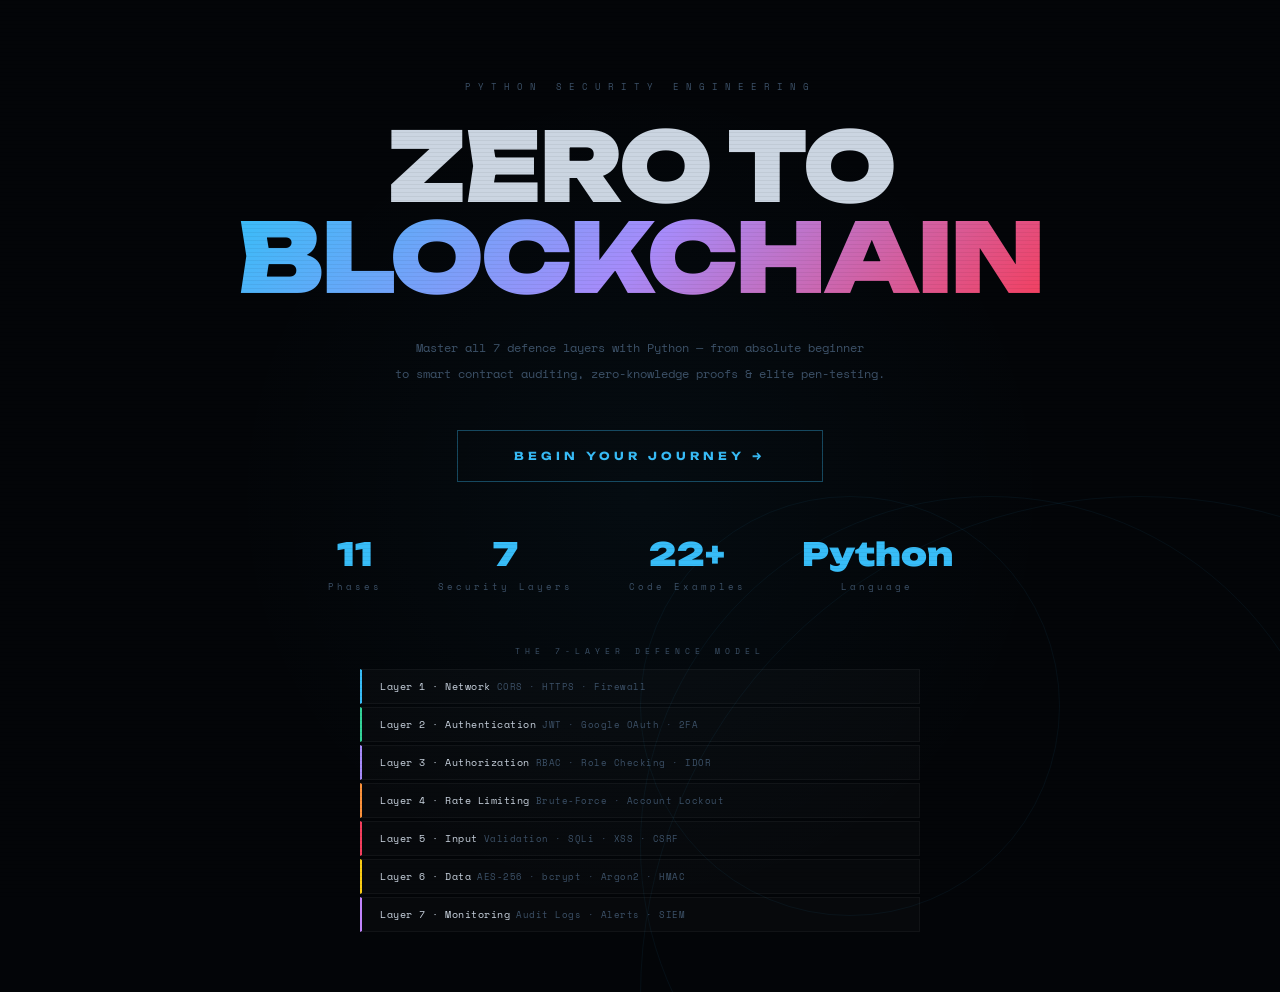
<file: index.html>
<!DOCTYPE html>
<html lang="en">
<head>
  <meta charset="UTF-8">
  <meta http-equiv="refresh" content="0; url=/security.html">
  <meta name="viewport" content="width=device-width, initial-scale=1.0">
  <title>Security Mastery</title>
  <script>
    window.location.replace("/security.html");
  </script>
</head>
<body>
  <p>Redirecting to <a href="/security.html">Security Mastery</a>...</p>
</body>
</html>
</file>
<file: security/styles.css>
/* ══════════════════════════════════════════════════════════
   SEC MASTERY — Full-Screen Desktop Layout
   ══════════════════════════════════════════════════════════ */
:root {
  --bg:        #030508;
  --surface:   #07090f;
  --card:      #0b0f1a;
  --card2:     #0f1520;
  --border:    #111827;
  --border2:   #1a2640;
  --text:      #cbd5e1;
  --text2:     #94a3b8;
  --muted:     #3d5269;
  --mono:      'Space Mono', monospace;
  --display:   'Unbounded', sans-serif;
  --sidebar-w: 300px;
  --topbar-h:  52px;
}

*, *::before, *::after { margin:0; padding:0; box-sizing:border-box; }
html { scroll-behavior:smooth; font-size:14px; }

body {
  background:var(--bg); color:var(--text);
  font-family:var(--mono); min-height:100vh;
  overflow-x:hidden;
}

/* Subtle scanline */
body::after {
  content:''; position:fixed; inset:0; pointer-events:none; z-index:9999;
  background:repeating-linear-gradient(0deg,transparent,transparent 3px,rgba(0,0,0,0.05) 3px,rgba(0,0,0,0.05) 4px);
}

/* ══ HERO ══════════════════════════════════════════════════ */
.hero {
  position:relative; min-height:100vh;
  display:flex; flex-direction:column;
  align-items:center; justify-content:center;
  text-align:center; padding:80px 32px 60px;
  overflow:hidden; z-index:1;
}

.hero-glow {
  position:absolute; width:900px; height:900px; border-radius:50%;
  background:radial-gradient(circle,rgba(56,189,248,0.04) 0%,transparent 65%);
  top:50%; left:50%; transform:translate(-50%,-50%);
  animation:pulse 5s ease-in-out infinite;
}
@keyframes pulse {
  0%,100%{transform:translate(-50%,-50%) scale(1);opacity:.5}
  50%    {transform:translate(-50%,-50%) scale(1.1);opacity:1}
}
.hero-ring {
  position:absolute; top:50%; left:50%; border-radius:50%;
  border:1px solid rgba(56,189,248,0.06);
  animation:rotate 25s linear infinite;
}
.hero-ring:nth-child(2){width:420px;height:420px;animation-duration:22s}
.hero-ring:nth-child(3){width:700px;height:700px;animation-duration:38s;animation-direction:reverse}
.hero-ring:nth-child(4){width:1000px;height:1000px;animation-duration:60s}
@keyframes rotate{from{transform:translate(-50%,-50%) rotate(0deg)}to{transform:translate(-50%,-50%) rotate(360deg)}}

.hero-label {
  font-size:9px; letter-spacing:7px; color:var(--muted);
  text-transform:uppercase; margin-bottom:28px; position:relative;
}
.hero h1 {
  font-family:var(--display); font-size:clamp(44px,8vw,96px);
  font-weight:900; line-height:.95; letter-spacing:-3px;
  margin-bottom:8px; position:relative;
}
.hero h1 .line1{color:var(--text)}
.hero h1 .line2{
  background:linear-gradient(135deg,#38bdf8 0%,#a78bfa 50%,#f43f5e 100%);
  -webkit-background-clip:text; -webkit-text-fill-color:transparent; background-clip:text;
}
.hero-sub {
  font-size:12px; color:var(--muted); margin:24px 0 44px;
  line-height:2.1; max-width:540px; position:relative;
}
.hero-sub span{color:var(--text)}

.start-btn {
  font-family:var(--display); font-size:11px; font-weight:700;
  letter-spacing:4px; text-transform:uppercase;
  padding:18px 56px; background:transparent;
  border:1px solid rgba(56,189,248,0.35); color:#38bdf8;
  cursor:pointer; transition:all .3s; position:relative; overflow:hidden;
}
.start-btn::before{
  content:''; position:absolute; inset:0;
  background:rgba(56,189,248,0.07); transform:scaleX(0);
  transform-origin:left; transition:transform .3s;
}
.start-btn:hover::before{transform:scaleX(1)}
.start-btn:hover{border-color:#38bdf8;color:#fff}

.hero-stats{display:flex;gap:56px;margin-top:52px;position:relative}
.stat{text-align:center}
.stat-num{font-family:var(--display);font-size:32px;font-weight:900;color:#38bdf8}
.stat-label{font-size:9px;color:var(--muted);letter-spacing:3px;margin-top:6px}

/* Layer diagram */
.layer-diagram{margin-top:52px;width:100%;max-width:560px;position:relative}
.layer-diagram-title{font-size:8px;letter-spacing:5px;color:var(--muted);text-transform:uppercase;margin-bottom:12px}
.layers-stack{display:flex;flex-direction:column;gap:3px}
.layer-row{
  padding:9px 18px; border:1px solid rgba(255,255,255,0.04);
  border-left:2px solid var(--lc); background:rgba(255,255,255,0.015);
  font-size:10px; color:var(--text); text-align:left;
  letter-spacing:.5px; transition:background .2s; cursor:default;
}
.layer-row:hover{background:rgba(255,255,255,0.035)}
.layer-row span{color:var(--muted);font-size:9px;margin-left:6px}

/* ══ APP SHELL ════════════════════════════════════════════ */
#app{display:none;position:relative;z-index:1}

/* ── TOP BAR ── */
.topbar {
  position:fixed; top:0; left:var(--sidebar-w); right:0; height:var(--topbar-h);
  background:rgba(3,5,8,0.92); border-bottom:1px solid var(--border);
  backdrop-filter:blur(12px); z-index:40;
  display:flex; align-items:center; justify-content:space-between;
  padding:0 40px;
}
.topbar-left{display:flex;align-items:center;gap:16px}
.topbar-phase-label{
  font-size:9px; letter-spacing:3px; color:var(--muted); text-transform:uppercase;
}
.topbar-phase-title{
  font-family:var(--display); font-size:13px; font-weight:700; color:var(--text);
}
.topbar-right{display:flex;align-items:center;gap:24px}
.topbar-progress-text{font-size:10px;color:var(--muted)}
.topbar-bar-wrap{width:120px;height:2px;background:var(--border);border-radius:2px;overflow:hidden}
.topbar-bar-fill{height:100%;background:linear-gradient(90deg,#38bdf8,#c084fc);transition:width .5s}

/* ── LAYOUT ── */
.layout{display:flex;min-height:100vh;padding-top:var(--topbar-h)}

/* ── SIDEBAR ── */
.sidebar {
  width:var(--sidebar-w); flex-shrink:0;
  background:var(--surface); border-right:1px solid var(--border);
  position:fixed; top:0; left:0; bottom:0; z-index:50;
  overflow-y:auto; padding:0 0 40px;
  scrollbar-width:thin; scrollbar-color:var(--border) transparent;
  display:flex; flex-direction:column;
}
.sidebar-logo {
  padding:20px 22px 18px; border-bottom:1px solid var(--border);
  position:sticky; top:0; background:var(--surface); z-index:2;
}
.sidebar-logo-text{
  font-family:var(--display); font-size:14px; font-weight:900;
  letter-spacing:-.5px; color:var(--text);
}
.sidebar-logo-sub{font-size:8px;color:var(--muted);letter-spacing:4px;margin-top:3px}

.progress-overall{padding:16px 22px 18px;border-bottom:1px solid var(--border)}
.prog-label{font-size:8px;letter-spacing:3px;color:var(--muted);text-transform:uppercase;margin-bottom:8px}
.prog-bar-wrap{height:2px;background:var(--border);border-radius:2px;overflow:hidden}
.prog-bar-fill{height:100%;background:linear-gradient(90deg,#38bdf8,#c084fc);transition:width .5s}
.prog-text{font-size:10px;color:#38bdf8;margin-top:7px}

/* Sidebar section labels */
.sidebar-section-label{
  padding:18px 22px 8px; font-size:8px; letter-spacing:4px;
  color:var(--muted); text-transform:uppercase;
  border-top:1px solid var(--border); margin-top:4px;
}
.sidebar-section-label:first-of-type{border-top:none;margin-top:0}

/* Nav items */
.phase-nav-item {
  display:flex; align-items:center; gap:12px;
  padding:10px 22px; cursor:pointer; transition:all .18s;
  border-left:2px solid transparent; user-select:none;
}
.phase-nav-item:hover{background:rgba(255,255,255,0.025)}
.phase-nav-item.active{
  border-left-color:var(--phase-color);
  background:rgba(255,255,255,0.035);
}
.phase-dot{
  width:7px;height:7px;border-radius:50%;
  background:var(--phase-color);flex-shrink:0;transition:all .2s;
}
.phase-nav-item.active .phase-dot{box-shadow:0 0 8px var(--phase-color)}
.phase-nav-text{flex:1;min-width:0}
.phase-nav-num{font-size:8px;color:var(--muted);letter-spacing:1px}
.phase-nav-name{
  font-size:11px;color:var(--text2);margin-top:1px;
  line-height:1.3;white-space:nowrap;overflow:hidden;text-overflow:ellipsis;
}
.phase-nav-item.active .phase-nav-name{color:#fff}
.phase-nav-badge{
  font-size:8px;padding:2px 7px;border-radius:2px;
  letter-spacing:1px;font-weight:700;white-space:nowrap;flex-shrink:0;
}

/* ══ CONTENT AREA ═════════════════════════════════════════ */
.content {
  flex:1; min-width:0;
  margin-left:var(--sidebar-w);
  padding:48px 56px 80px;
  width:calc(100% - var(--sidebar-w));
}

/* ── Phase Header ── */
.phase-header{
  margin-bottom:48px; padding-bottom:40px;
  border-bottom:1px solid var(--border);
  display:grid; grid-template-columns:1fr auto;
  gap:0 40px; align-items:start;
}
.phase-header-left{grid-column:1;grid-row:1/5}
.phase-badge{
  display:inline-flex;align-items:center;gap:10px;
  font-size:9px;letter-spacing:4px;color:var(--phase-color-main);
  text-transform:uppercase;margin-bottom:18px;
}
.phase-badge-dot{
  width:6px;height:6px;border-radius:50%;
  background:var(--phase-color-main);
  animation:blink 2s ease-in-out infinite;
}
@keyframes blink{0%,100%{opacity:1}50%{opacity:.3}}

.phase-title{
  font-family:var(--display);
  font-size:clamp(30px,3.5vw,52px);
  font-weight:900;line-height:1.05;letter-spacing:-1.5px;
  margin-bottom:18px;color:#fff;
}
.phase-desc{
  font-size:13px;color:var(--muted);line-height:2;
  max-width:680px;
}
.phase-tags{display:flex;flex-wrap:wrap;gap:8px;margin-top:20px}
.layer-tag{
  display:inline-flex;align-items:center;gap:8px;
  font-size:9px;letter-spacing:2px;padding:5px 14px;
  border:1px solid var(--border2);color:var(--muted);
}
.layer-tag b{color:var(--phase-color-main)}
.level-tag{
  display:inline-flex;align-items:center;
  font-size:9px;letter-spacing:2px;padding:5px 14px;
  border:1px solid var(--phase-color-main);
  color:var(--phase-color-main);
}

/* Phase number watermark */
.phase-number-bg{
  grid-column:2; grid-row:1/3;
  font-family:var(--display); font-size:clamp(80px,10vw,140px);
  font-weight:900; color:rgba(255,255,255,0.025);
  letter-spacing:-6px; line-height:1; user-select:none;
  align-self:start; padding-top:4px;
}

/* ── Section headings ── */
.section-title{
  font-family:var(--display); font-size:10px; font-weight:700;
  letter-spacing:4px; text-transform:uppercase; color:var(--muted);
  margin:52px 0 20px; display:flex; align-items:center; gap:16px;
}
.section-title::after{content:'';flex:1;height:1px;background:var(--border)}

/* ── Concept cards ── */
.concepts-grid{
  display:grid;
  grid-template-columns:repeat(3,1fr);
  gap:12px; margin:24px 0;
}
.concept-card{
  background:var(--card); border:1px solid var(--border);
  padding:22px; transition:all .2s; cursor:default; position:relative;
  overflow:hidden;
}
.concept-card::before{
  content:''; position:absolute; inset:0;
  background:linear-gradient(135deg,rgba(255,255,255,0.015) 0%,transparent 60%);
  pointer-events:none;
}
.concept-card:hover{
  border-color:var(--phase-color-main);
  transform:translateY(-3px);
  box-shadow:0 8px 32px rgba(0,0,0,0.4);
}
.concept-icon{font-size:22px;margin-bottom:14px;display:block}
.concept-name{
  font-family:var(--display);font-size:11px;font-weight:700;
  color:#fff;margin-bottom:8px;line-height:1.3;
}
.concept-desc{font-size:11px;color:var(--muted);line-height:1.8}

/* ══ VS CODE STYLE EDITOR BLOCKS ══════════════════════════ */

/* Outer wrapper */
.code-block {
  margin: 14px 0 40px;
  border-radius: 6px;
  overflow: hidden;
  border: 1px solid #252526;
  box-shadow: 0 8px 40px rgba(0,0,0,0.55);
  font-family: var(--mono);
}

/* ── Window chrome bar (traffic-light dots) ── */
.vsc-chrome {
  display: flex; align-items: center;
  background: #323233; padding: 10px 16px; gap: 8px;
}
.vsc-dot {
  width: 12px; height: 12px; border-radius: 50%; flex-shrink: 0;
}
.vsc-dot.red    { background: #ff5f57; }
.vsc-dot.yellow { background: #febc2e; }
.vsc-dot.green  { background: #28c840; }
.vsc-chrome-spacer { flex: 1; }
.vsc-chrome-title {
  font-size: 11px; color: #cccccc99; letter-spacing: .5px; user-select: none;
}

/* ── Tab bar ── */
.vsc-tabs {
  display: flex; align-items: stretch;
  background: #2d2d2d; border-bottom: 1px solid #1e1e1e;
  overflow: hidden;
}
.vsc-tab {
  display: flex; align-items: center; gap: 8px;
  padding: 8px 18px;
  background: #1e1e1e; border-right: 1px solid #252526;
  border-top: 1px solid var(--phase-color-main);
  font-size: 12px; color: #cccccc;
  white-space: nowrap; user-select: none; flex-shrink: 0;
}
.vsc-tab-icon { font-size: 13px; }
.vsc-tab-name { color: #d4d4d4; }
.vsc-tab-close {
  font-size: 14px; color: #666; margin-left: 4px;
  line-height: 1; opacity: .6;
}
.vsc-tab-rest {
  flex: 1; background: #2d2d2d;
  border-bottom: 1px solid #1e1e1e; margin-bottom: -1px;
}

/* ── Breadcrumb ── */
.vsc-breadcrumb {
  background: #1e1e1e; padding: 4px 16px;
  border-bottom: 1px solid #252526;
  font-size: 11px; color: #569cd6;
  display: flex; align-items: center; gap: 6px;
}
.vsc-breadcrumb span { color: #858585; }
.vsc-breadcrumb span:last-child { color: #9cdcfe; }

/* ── Editor body: gutter + code ── */
.vsc-editor {
  display: flex;
  background: #1e1e1e;
  overflow-x: auto;
  position: relative;
}

/* Line-numbers gutter */
.vsc-gutter {
  flex-shrink: 0;
  background: #1e1e1e;
  padding: 16px 0;
  min-width: 52px;
  text-align: right;
  user-select: none;
  border-right: 1px solid #2a2a2a;
}
.vsc-ln {
  display: block;
  padding: 0 14px 0 0;
  font-size: 13px;
  line-height: 1.72;
  color: #4e4e4e;
  font-family: var(--mono);
  letter-spacing: 0;
  transition: color .15s;
}
.vsc-ln.active-ln { color: #c6c6c6; }

/* Code column */
.vsc-code-area {
  flex: 1;
  padding: 16px 32px 16px 20px;
  overflow-x: visible;
}
pre {
  margin: 0; padding: 0;
  font-size: 13px; line-height: 1.72;
  tab-size: 4; background: transparent;
  white-space: pre; font-family: var(--mono);
}

/* Each code line — hoverable */
.cl-row {
  display: block;
  padding: 0 4px;
  border-radius: 2px;
  transition: background .1s;
  min-height: 1.72em;
}
.cl-row:hover {
  background: rgba(255,255,255,0.04);
}

/* ── Status bar ── */
.vsc-status {
  display: flex; align-items: center; justify-content: space-between;
  background: #007acc; padding: 3px 14px; gap: 12px;
}
.vsc-status-left, .vsc-status-right {
  display: flex; align-items: center; gap: 16px;
}
.vsc-status-item {
  font-size: 11px; color: rgba(255,255,255,0.85);
  letter-spacing: .3px; user-select: none;
}
.vsc-status-item.warn { color: #ffd700; }

/* ── Syntax highlighting (VS Code Dark+ colours) ── */
.k  { color: #c586c0; }   /* keyword — purple    */
.s  { color: #ce9178; }   /* string  — orange    */
.f  { color: #dcdcaa; }   /* function — yellow   */
.c  { color: #6a9955; }   /* comment — green     */
.n  { color: #b5cea8; }   /* number  — light grn */
.cl { color: #4ec9b0; }   /* class   — teal      */
.d  { color: #4ec9b0; }   /* decorator — teal    */
.i  { color: #c586c0; }   /* import  — purple    */
.op { color: #d4d4d4; }   /* operator— white     */

/* ── Step roadmap ── */
.roadmap{display:flex;flex-direction:column;gap:0;margin:16px 0 36px}
.road-step{display:flex;gap:24px;position:relative}
.road-step::before{
  content:'';position:absolute;left:15px;top:36px;
  bottom:0;width:1px;background:var(--border);
}
.road-step:last-child::before{display:none}
.road-circle{
  width:32px;height:32px;border-radius:50%;
  border:1px solid var(--phase-color-main);
  display:flex;align-items:center;justify-content:center;
  font-size:10px;font-weight:700;flex-shrink:0;
  margin-top:10px;background:var(--card);
  color:var(--phase-color-main);z-index:1;
}
.road-body{flex:1;padding:8px 0 32px}
.road-title{
  font-size:13px;font-weight:700;color:#fff;
  margin-bottom:5px;font-family:var(--display);
}
.road-desc{font-size:12px;color:var(--muted);line-height:1.9}
.road-install{
  display:inline-block;margin-top:10px;font-size:11px;color:#34d399;
  background:rgba(52,211,153,0.06);
  border:1px solid rgba(52,211,153,0.2);padding:5px 12px;
}

/* ── Callout boxes ── */
.callout{
  padding:20px 24px;border-left:3px solid;
  margin:24px 0;background:rgba(255,255,255,0.02);
}
.callout.warn  {border-color:#fb923c}
.callout.info  {border-color:#38bdf8}
.callout.danger{border-color:#f43f5e}
.callout.tip   {border-color:#34d399}
.callout-label{
  font-size:9px;letter-spacing:3px;text-transform:uppercase;
  font-weight:700;margin-bottom:10px;
}
.callout.warn   .callout-label{color:#fb923c}
.callout.info   .callout-label{color:#38bdf8}
.callout.danger .callout-label{color:#f43f5e}
.callout.tip    .callout-label{color:#34d399}
.callout p{font-size:12.5px;line-height:1.9;color:var(--muted)}
.callout p b{color:var(--text)}

/* ── Nav buttons ── */
.phase-footer{
  display:flex;justify-content:space-between;align-items:center;
  margin-top:72px;padding-top:36px;border-top:1px solid var(--border);
}
.nav-btn{
  font-family:var(--mono);font-size:11px;padding:13px 28px;
  background:var(--card);border:1px solid var(--border);
  color:var(--muted);cursor:pointer;transition:all .2s;letter-spacing:1px;
}
.nav-btn:hover{color:var(--text);border-color:var(--border2)}
.nav-btn:disabled{opacity:.25;cursor:not-allowed}
.nav-btn.primary{
  background:transparent;
  border-color:var(--phase-color-main);color:var(--phase-color-main);
}
.nav-btn.primary:hover{background:rgba(255,255,255,0.04);color:#fff}

/* ── Libs ── */
.libs-wrap{display:flex;flex-wrap:wrap;gap:10px;margin:12px 0 36px}
.lib-pill{
  font-size:11px;padding:7px 16px;
  background:var(--card);border:1px solid var(--border);
  color:var(--muted);transition:all .2s;
}
.lib-pill:hover{border-color:var(--phase-color-main);color:var(--text)}
.lib-pill b{color:#34d399}

/* ── Mobile toggle ── */
.menu-toggle{
  display:none;position:fixed;top:14px;left:14px;z-index:200;
  background:var(--surface);border:1px solid var(--border);
  padding:9px 14px;font-size:12px;color:var(--text);cursor:pointer;
  font-family:var(--mono);
}

/* ══ RESPONSIVE ═══════════════════════════════════════════ */

/* ── Large desktop (≥1600px): 3-col concepts, wider code ── */
@media(min-width:1600px){
  :root{ --sidebar-w:320px }
  .content{ padding:56px 72px 100px }
  .concepts-grid{ grid-template-columns:repeat(3,1fr); gap:14px }
  pre{ font-size:13px }
}

/* ── Standard desktop (1280–1599px) ── */
@media(min-width:1280px) and (max-width:1599px){
  .concepts-grid{ grid-template-columns:repeat(3,1fr) }
  .content{ padding:48px 56px 80px }
}

/* ── Small desktop / large tablet (1024–1279px) ── */
@media(min-width:1024px) and (max-width:1279px){
  :root{ --sidebar-w:260px }
  .concepts-grid{ grid-template-columns:repeat(2,1fr) }
  .content{ padding:40px 40px 72px }
  .phase-number-bg{ font-size:100px }
}

/* ── Tablet (768–1023px) ── */
@media(min-width:768px) and (max-width:1023px){
  :root{ --sidebar-w:240px; --topbar-h:0px }
  .topbar{ display:none }
  .menu-toggle{ display:block }
  .sidebar{
    left:calc(-1 * var(--sidebar-w));
    top:0; transition:left .3s;
  }
  .sidebar.open{ left:0 }
  .content{
    margin-left:0; padding:48px 32px 64px;
    width:100%;
  }
  .layout{ padding-top:0 }
  .concepts-grid{ grid-template-columns:repeat(2,1fr) }
  .phase-number-bg{ display:none }
  .phase-header{ grid-template-columns:1fr }
}

/* ── Mobile (≤767px) ── */
@media(max-width:767px){
  :root{ --topbar-h:0px }
  .topbar{ display:none }
  .menu-toggle{ display:block }
  .sidebar{
    position:fixed;left:-300px;top:0;bottom:0;
    width:300px;z-index:100;transition:left .3s;
  }
  .sidebar.open{ left:0; box-shadow:0 0 60px rgba(0,0,0,.8) }
  .content{
    margin-left:0;padding:64px 18px 48px;
    width:100%;
  }
  .layout{ padding-top:0 }
  .concepts-grid{ grid-template-columns:1fr }
  .hero-stats{ gap:28px;flex-wrap:wrap;justify-content:center }
  .stat-num{ font-size:26px }
  .phase-footer{ flex-direction:column;gap:14px;text-align:center }
  .phase-number-bg{ display:none }
  .phase-header{ grid-template-columns:1fr }
  pre{ font-size:11px;padding:16px }
  .layer-diagram{ display:none }
  .hero{ padding:72px 18px 40px }
}
</file>
